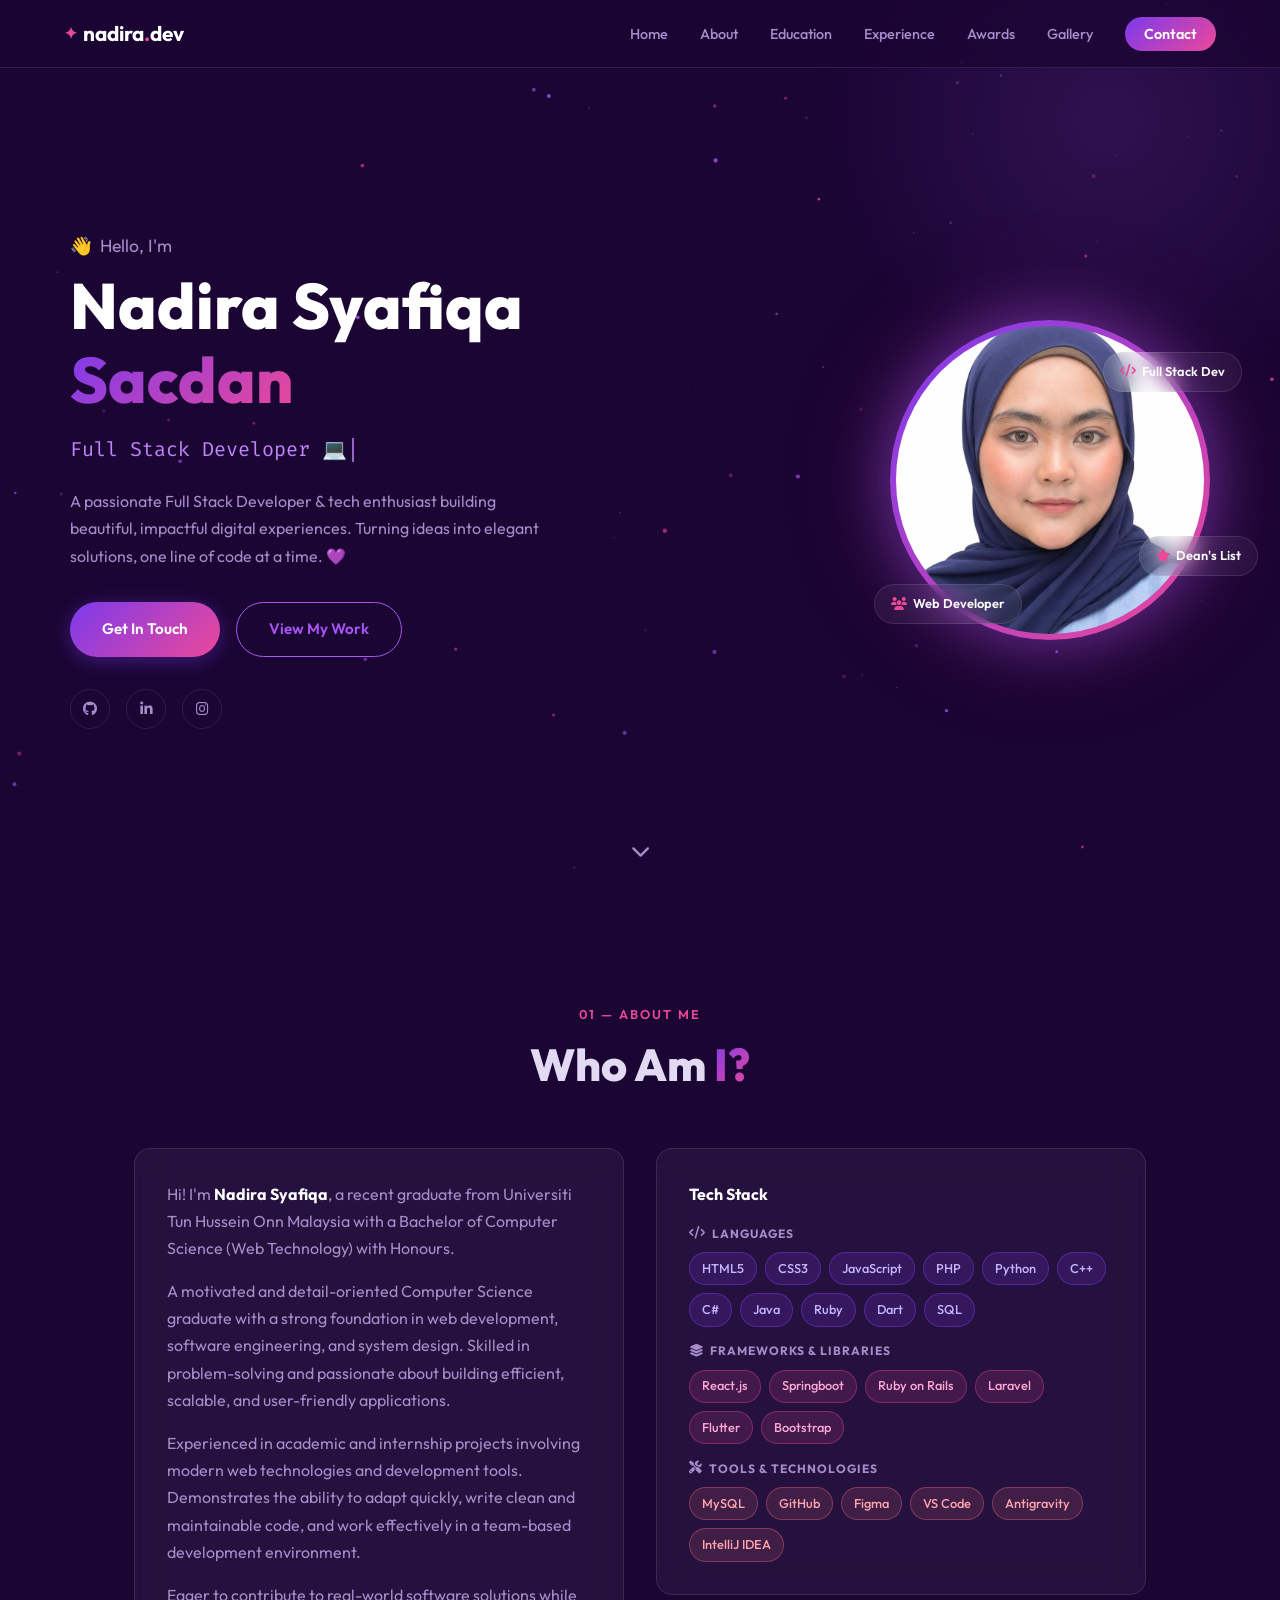
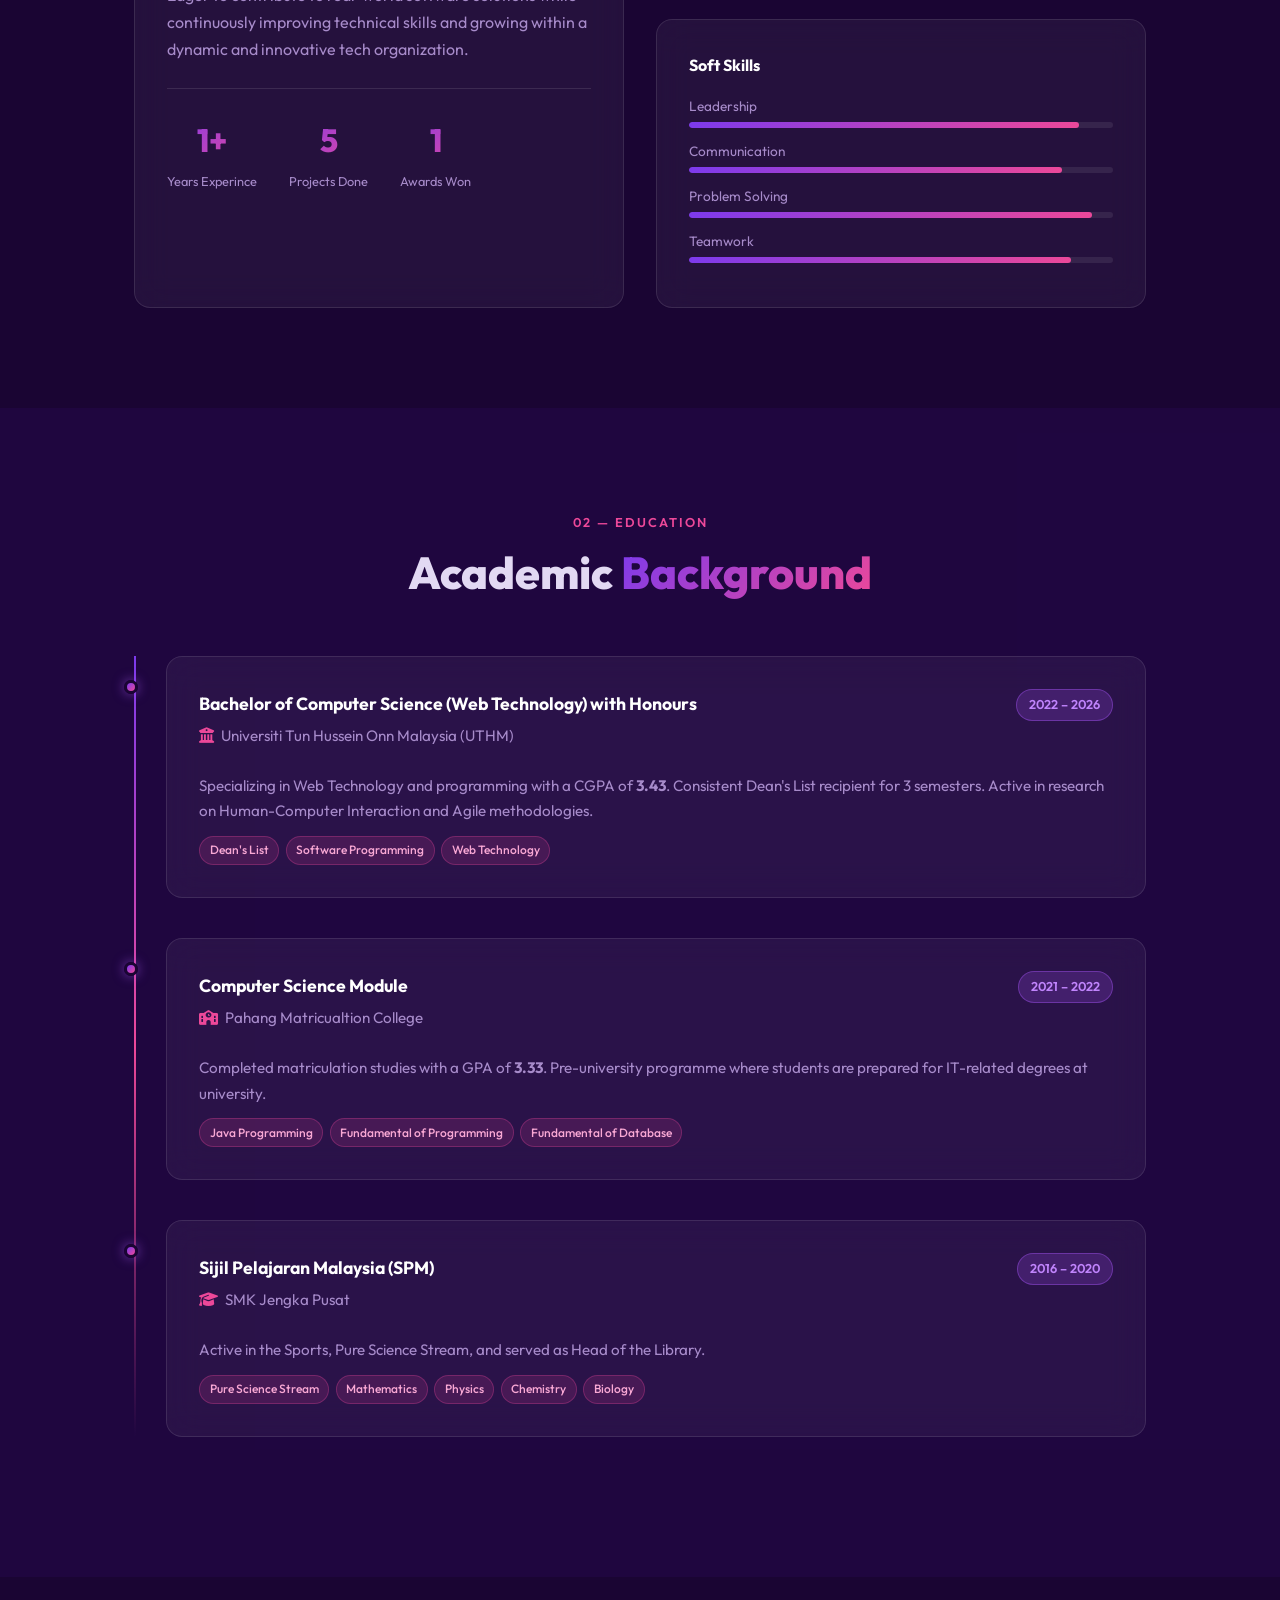
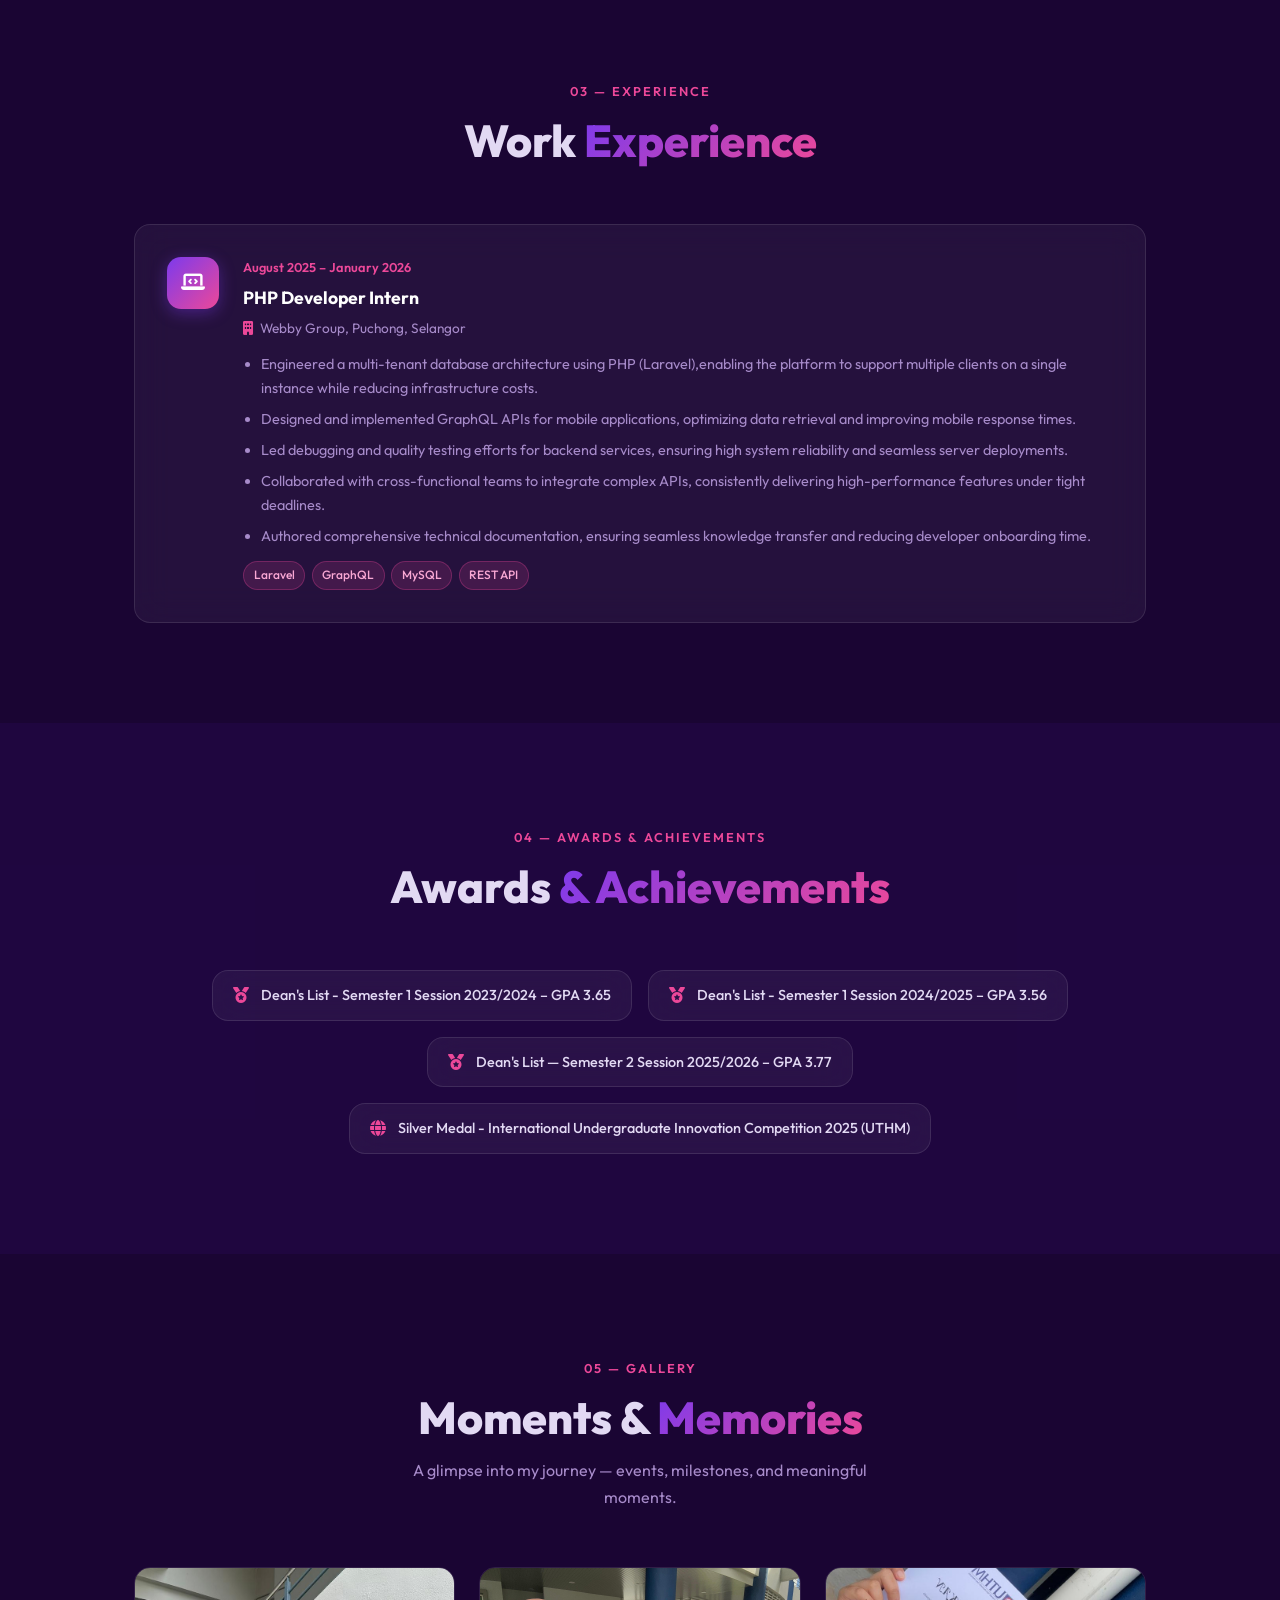
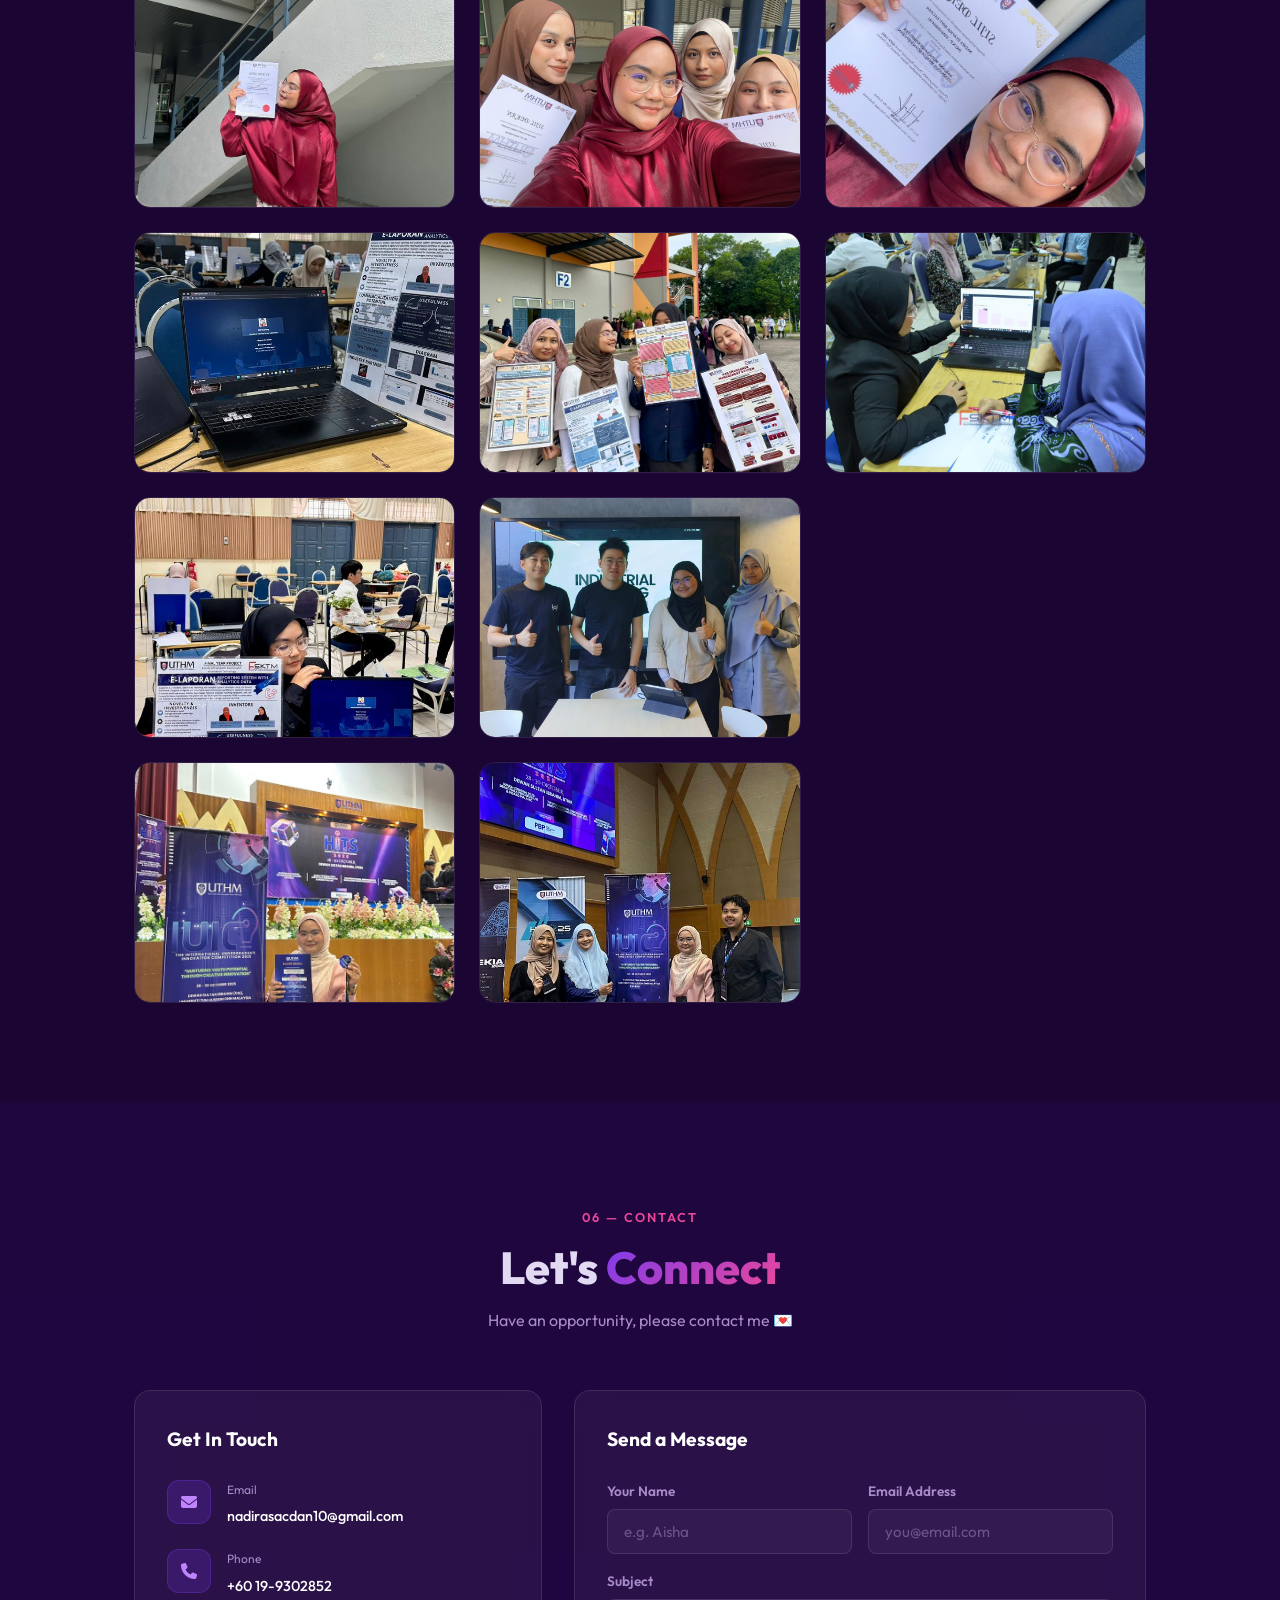
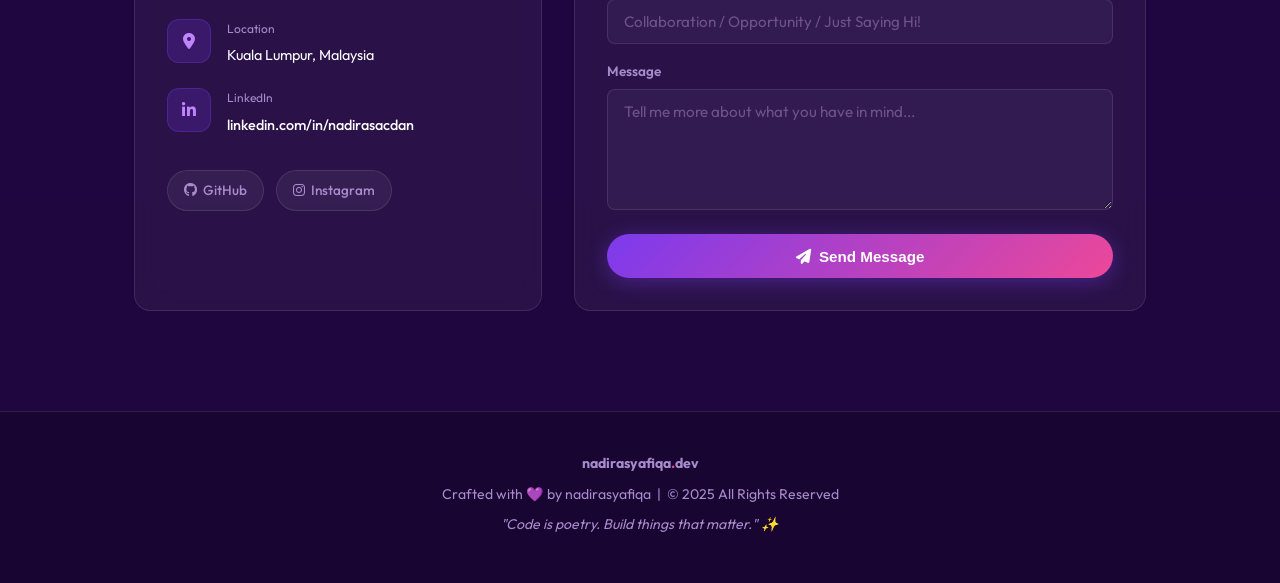
<file: portfoliomy/index.html>
<!DOCTYPE html>
<html lang="en">
<head>
  <meta charset="UTF-8" />
  <meta name="viewport" content="width=device-width, initial-scale=1.0"/>
  <title>Nadira Syafiqa | Full Stack Developer & Tech Enthusiast</title>
  <meta name="description" content="Portfolio of Nadirah — Full Stack Developer, tech enthusiast, and community leader passionate about building impactful digital experiences."/>
  <link href="https://fonts.googleapis.com/css2?family=Outfit:wght@300;400;500;600;700;800&family=Fira+Code:wght@400;500&display=swap" rel="stylesheet"/>
  <link rel="stylesheet" href="https://cdnjs.cloudflare.com/ajax/libs/font-awesome/6.5.0/css/all.min.css"/>
  <link rel="stylesheet" href="style.css"/>
</head>
<body>

  <!-- Particle Canvas -->
  <canvas id="particles"></canvas>

  <!-- NAV -->
  <nav id="navbar">
    <div class="nav-brand">
      <span class="brand-icon">✦</span>
      <span>nadira<span class="accent">.</span>dev</span>
    </div>
    <ul class="nav-links">
      <li><a href="#home">Home</a></li>
      <li><a href="#about">About</a></li>
      <li><a href="#education">Education</a></li>
      <li><a href="#experience">Experience</a></li>
      <li><a href="#awards">Awards</a></li>
      <li><a href="#gallery">Gallery</a></li>
      <li><a href="#contact" class="btn-nav">Contact</a></li>
    </ul>
    <button class="hamburger" id="hamburger" aria-label="Toggle menu">
      <span></span><span></span><span></span>
    </button>
  </nav>

  <!-- HERO -->
  <section id="home" class="hero">
    <div class="hero-content">
      <div class="hero-left">
        <p class="hero-greeting"><span class="wave">👋</span> Hello, I'm</p>
        <h1 class="hero-name">Nadira Syafiqa<br/><span class="gradient-text">Sacdan</span></h1>
        <div class="typed-wrapper">
          <span id="typed-text"></span><span class="cursor">|</span>
        </div>
        <p class="hero-desc">A passionate Full Stack Developer & tech enthusiast building beautiful, impactful digital experiences. Turning ideas into elegant solutions, one line of code at a time. 💜</p>
        <div class="hero-btns">
          <a href="#contact" class="btn-primary">Get In Touch</a>
          <a href="#experience" class="btn-secondary">View My Work</a>
        </div>
        <div class="hero-socials">
          <a href="https://github.com/nadirasyafiqa" aria-label="GitHub"><i class="fab fa-github"></i></a>
          <a href="https://www.linkedin.com/in/nadirasacdan" aria-label="LinkedIn"><i class="fab fa-linkedin-in"></i></a>
          <a href="https://www.instagram.com/nadirasyafiqa/?hl=en" aria-label="Instagram"><i class="fab fa-instagram"></i></a>
        </div>
      </div>
      <div class="hero-right">
        <div class="profile-glow-ring">
          <div class="profile-img-wrap">
            <img src="assets/profile2.jpeg" alt="Nadirah's profile photo" id="profile-img" onerror="this.src='https://ui-avatars.com/api/?name=Nadirah+Nur+Aisyah&background=7c3aed&color=fff&size=400'"/>
            <label class="upload-label" for="profile-upload" title="Click to upload your photo">
              <i class="fas fa-camera"></i>
            </label>
            <input type="file" id="profile-upload" accept="image/*" style="display:none"/>
          </div>
        </div>
        <div class="floating-badge badge-1"><i class="fas fa-code"></i> Full Stack Dev</div>
        <div class="floating-badge badge-2"><i class="fas fa-star"></i> Dean's List</div>
        <div class="floating-badge badge-3"><i class="fas fa-users"></i> Web Developer</div>
      </div>
    </div>
    <div class="scroll-hint"><i class="fas fa-chevron-down"></i></div>
  </section>

  <!-- ABOUT -->
  <section id="about" class="section">
    <div class="container">
      <div class="section-header">
        <span class="section-tag">01 — About Me</span>
        <h2>Who Am <span class="gradient-text">I?</span></h2>
      </div>
      <div class="about-grid">
        <div class="about-text glass-card">
            <p>
              Hi! I'm <strong>Nadira Syafiqa</strong>, a recent graduate from Universiti Tun Hussein Onn Malaysia with a Bachelor of Computer Science (Web Technology) with Honours.
            </p>

            <p>
              A motivated and detail-oriented Computer Science graduate with a strong foundation in web development, software engineering, and system design. Skilled in problem-solving and passionate about building efficient, scalable, and user-friendly applications.
            </p>

            <p>
              Experienced in academic and internship projects involving modern web technologies and development tools. Demonstrates the ability to adapt quickly, write clean and maintainable code, and work effectively in a team-based development environment.
            </p>

            <p>
              Eager to contribute to real-world software solutions while continuously improving technical skills and growing within a dynamic and innovative tech organization.
            </p>          
            <div class="about-highlights">
            <div class="highlight-item">
              <span class="highlight-num gradient-text">1+</span>
              <span class="highlight-label">Years Experince</span>
            </div>
            <div class="highlight-item">
              <span class="highlight-num gradient-text">5</span>
              <span class="highlight-label">Projects Done</span>
            </div>
            <div class="highlight-item">
              <span class="highlight-num gradient-text">1</span>
              <span class="highlight-label">Awards Won</span>
            </div>
          </div>
        </div>
        <div class="skills-col">
          <div class="glass-card skills-card">
            <h3>Tech Stack</h3>

            <p class="stack-label"><i class="fas fa-code"></i> Languages</p>
            <div class="skill-tags">
              <span class="tag tag-lang">HTML5</span>
              <span class="tag tag-lang">CSS3</span>
              <span class="tag tag-lang">JavaScript</span>
              <span class="tag tag-lang">PHP</span>
              <span class="tag tag-lang">Python</span>
              <span class="tag tag-lang">C++</span>
              <span class="tag tag-lang">C#</span>
              <span class="tag tag-lang">Java</span>
              <span class="tag tag-lang">Ruby</span>
              <span class="tag tag-lang">Dart</span>
              <span class="tag tag-lang">SQL</span>
            </div>

            <p class="stack-label"><i class="fas fa-layer-group"></i> Frameworks &amp; Libraries</p>
            <div class="skill-tags">
              <span class="tag tag-framework">React.js</span>
              <span class="tag tag-framework">Springboot</span>
              <span class="tag tag-framework">Ruby on Rails</span>
              <span class="tag tag-framework">Laravel</span>
              <span class="tag tag-framework">Flutter</span>
              <span class="tag tag-framework">Bootstrap</span>
            </div>

            <p class="stack-label"><i class="fas fa-tools"></i> Tools &amp; Technologies</p>
            <div class="skill-tags">
              <span class="tag tag-tool">MySQL</span>
              <span class="tag tag-tool">GitHub</span>
              <span class="tag tag-tool">Figma</span>
              <span class="tag tag-tool">VS Code</span>
              <span class="tag tag-tool">Antigravity</span>
              <span class="tag tag-tool">IntelliJ IDEA</span>
            </div>
          </div>
          <div class="glass-card skills-card">
            <h3>Soft Skills</h3>
            <div class="skill-bars">
              <div class="skill-bar-item">
                <span>Leadership</span>
                <div class="bar"><div class="bar-fill" data-w="92"></div></div>
              </div>
              <div class="skill-bar-item">
                <span>Communication</span>
                <div class="bar"><div class="bar-fill" data-w="88"></div></div>
              </div>
              <div class="skill-bar-item">
                <span>Problem Solving</span>
                <div class="bar"><div class="bar-fill" data-w="95"></div></div>
              </div>
              <div class="skill-bar-item">
                <span>Teamwork</span>
                <div class="bar"><div class="bar-fill" data-w="90"></div></div>
              </div>
            </div>
          </div>
        </div>
      </div>
    </div>
  </section>

  <!-- EDUCATION -->
  <section id="education" class="section section-alt">
    <div class="container">
      <div class="section-header">
        <span class="section-tag">02 — Education</span>
        <h2>Academic <span class="gradient-text">Background</span></h2>
      </div>
      <div class="timeline">
        <div class="timeline-item" data-aos>
          <div class="timeline-dot"></div>
          <div class="timeline-card glass-card">
            <div class="tl-header">
              <div>
                <h3>Bachelor of Computer Science (Web Technology) with Honours</h3>
                <p class="tl-place"><i class="fas fa-university"></i> Universiti Tun Hussein Onn Malaysia (UTHM)</p>
              </div>
              <span class="tl-year">2022 – 2026</span>
            </div>
            <p>Specializing in Web Technology and programming with a CGPA of <strong>3.43</strong>. Consistent Dean's List recipient for 3 semesters. Active in research on Human-Computer Interaction and Agile methodologies.</p>
            <div class="tl-tags">
              <span class="tag-sm">Dean's List</span>
              <span class="tag-sm">Software Programming</span>
              <span class="tag-sm">Web Technology</span>
            </div>
          </div>
        </div>
        <div class="timeline-item" data-aos>
          <div class="timeline-dot"></div>
          <div class="timeline-card glass-card">
            <div class="tl-header">
              <div>
                <h3>Computer Science Module </h3>
                <p class="tl-place"><i class="fas fa-school"></i> Pahang Matricualtion College</p>
              </div>
              <span class="tl-year">2021 – 2022</span>
            </div>
            <p>Completed matriculation studies with a GPA of <strong>3.33</strong>. Pre-university programme where students are prepared for IT-related degrees at university.</p>
            <div class="tl-tags">
              <span class="tag-sm">Java Programming</span>
              <span class="tag-sm">Fundamental of Programming</span>
              <span class="tag-sm">Fundamental of Database</span>
            </div>
          </div>
        </div>
        <div class="timeline-item" data-aos>
          <div class="timeline-dot"></div>
          <div class="timeline-card glass-card">
            <div class="tl-header">
              <div>
                <h3>Sijil Pelajaran Malaysia (SPM)</h3>
                <p class="tl-place"><i class="fas fa-graduation-cap"></i> SMK Jengka Pusat</p>
              </div>
              <span class="tl-year">2016 – 2020</span>
            </div>
            <p>Active in the Sports, Pure Science Stream, and served as Head of the Library.</p>
            <div class="tl-tags">
              <span class="tag-sm">Pure Science Stream</span>
              <span class="tag-sm">Mathematics</span>
              <span class="tag-sm">Physics</span>
              <span class="tag-sm">Chemistry</span>
              <span class="tag-sm">Biology</span>
            </div>
          </div>
        </div>
      </div>
    </div>
  </section>

  <!-- EXPERIENCE -->
  <section id="experience" class="section">
    <div class="container">
      <div class="section-header">
        <span class="section-tag">03 — Experience</span>
        <h2>Work <span class="gradient-text">Experience</span></h2>
      </div>
      <div class="exp-grid">
        <div class="exp-card glass-card" data-aos>
          <div class="exp-icon"><i class="fas fa-laptop-code"></i></div>
          <div class="exp-body">
            <span class="exp-period">August 2025 – January 2026</span>
            <h3>PHP Developer Intern</h3>
            <p class="exp-company"><i class="fas fa-building"></i> Webby Group, Puchong, Selangor</p>
            <ul>
              <li>Engineered a multi-tenant database architecture using PHP (Laravel),enabling the platform to support multiple clients on a single instance while reducing infrastructure costs.</li>
              <li>Designed and implemented GraphQL APIs for mobile applications, optimizing data retrieval and improving mobile response times.</li>
              <li>Led debugging and quality testing efforts for backend services, ensuring high system reliability and seamless server deployments. </li>
              <li>Collaborated with cross-functional teams to integrate complex APIs, consistently delivering high-performance features under tight deadlines. </li>
              <li>Authored comprehensive technical documentation, ensuring seamless knowledge transfer and reducing developer onboarding time.  </li>
            </ul>
            <div class="tl-tags">
              <span class="tag-sm">Laravel</span><span class="tag-sm">GraphQL</span><span class="tag-sm">MySQL</span><span class="tag-sm">REST API</span>
            </div>
          </div>
        </div>
        <!-- <div class="exp-card glass-card" data-aos>
          <div class="exp-icon"><i class="fas fa-paint-brush"></i></div>
          <div class="exp-body">
            <span class="exp-period">Jan 2024 – May 2024</span>
            <h3>UI/UX Design Consultant (Part-Time)</h3>
            <p class="exp-company"><i class="fas fa-building"></i> Freelance — Remote</p>
            <ul>
              <li>Designed user interfaces for 4 client mobile applications using Figma, with user testing and prototyping.</li>
              <li>Conducted usability research interviews with 30+ users to improve UX flows.</li>
              <li>Delivered pixel-perfect design handoffs to development teams, reducing revision cycles by 50%.</li>
            </ul>
            <div class="tl-tags">
              <span class="tag-sm">Figma</span><span class="tag-sm">UX Research</span><span class="tag-sm">Prototyping</span>
            </div>
          </div>
        </div> -->
        <!-- <div class="exp-card glass-card" data-aos>
          <div class="exp-icon"><i class="fas fa-chalkboard-teacher"></i></div>
          <div class="exp-body">
            <span class="exp-period">Sep 2023 – Dec 2023</span>
            <h3>Teaching Assistant — Web Technologies</h3>
            <p class="exp-company"><i class="fas fa-university"></i> Universiti Teknologi Malaysia</p>
            <ul>
              <li>Assisted in teaching HTML, CSS, and JavaScript to 60+ first-year students.</li>
              <li>Conducted weekly lab sessions and provided code reviews for assignments.</li>
              <li>Achieved 96% student satisfaction score in end-of-semester evaluations.</li>
            </ul>
            <div class="tl-tags">
              <span class="tag-sm">Teaching</span><span class="tag-sm">HTML/CSS</span><span class="tag-sm">JavaScript</span>
            </div>
          </div>
        </div> -->
      </div>
    </div>
  </section>

  <!-- LEADERSHIP -->
  <section id="awards" class="section section-alt">
    <div class="container">
      <div class="section-header">
        <span class="section-tag">04 — Awards & Achievements</span>
        <h2>Awards <span class="gradient-text">& Achievements</span></h2>
      </div>
      <!-- <div class="lead-grid">
        <div class="lead-card glass-card" data-aos>
          <div class="lead-icon-wrap"><i class="fas fa-crown"></i></div>
          <h3>Vice President</h3>
          <p class="lead-org">Enterprenuership Club </p>
          <span class="lead-period">2022 – 2023</span>
          <p>Led a team of 30 members to plan and execute club activities throughout the semester. Achieved 100% of semester sales target (30 cups/week) through product commercialization. Coordinated 20 members to ensure effective task delegation and on-time execution of activities.</p>
        </div>
        <div class="lead-card glass-card" data-aos>
          <div class="lead-icon-wrap"><i class="fas fa-laptop"></i></div>
          <h3>Technical Director</h3>
          <p class="lead-org">UTM HackFest 2023</p>
          <span class="lead-period">Mar 2023</span>
          <p>Directed technical operations for a 48-hour hackathon with 300+ participants from 20 universities. Managed judging criteria, problem statements, and technical infrastructure.</p>
        </div>
        <div class="lead-card glass-card" data-aos>
          <div class="lead-icon-wrap"><i class="fas fa-hands-helping"></i></div>
          <h3>Community Manager</h3>
          <p class="lead-org">Google Developer Student Club UTM</p>
          <span class="lead-period">2022 – 2023</span>
          <p>Grew the GDSC chapter from 50 to 350+ members. Organized Google Solution Challenge participation and hosted monthly tech talks attracting industry speakers.</p>
        </div>
        <div class="lead-card glass-card" data-aos>
          <div class="lead-icon-wrap"><i class="fas fa-trophy"></i></div>
          <h3>Head Delegate</h3>
          <p class="lead-org">Malaysian Youth Tech Parliament 2022</p>
          <span class="lead-period">Aug 2022</span>
          <p>Represented UTM as Head Delegate at the national youth parliament on digital governance. Proposed a policy paper on bridging the digital divide in rural Malaysia.</p>
        </div>
      </div> -->
      <!-- Awards -->
      <div class="awards-row">
        <!-- <h3 class="awards-title">🏆 Awards & Achievements</h3> -->
        <div class="awards-grid">
          <div class="award-item glass-card"><i class="fas fa-medal"></i><span>Dean's List - Semester 1 Session 2023/2024 – GPA 3.65</span></div>
          <div class="award-item glass-card"><i class="fas fa-medal"></i><span>Dean's List - Semester 1 Session 2024/2025 – GPA 3.56   </span></div>
          <div class="award-item glass-card"><i class="fas fa-medal"></i><span>Dean's List — Semester 2 Session 2025/2026 – GPA 3.77 </span></div>
          <div class="award-item glass-card"><i class="fas fa-globe"></i><span>Silver Medal - International Undergraduate Innovation Competition 2025 (UTHM)</span></div>
        </div>
      </div>
    </div>
  </section>

  <!-- GALLERY -->
  <section id="gallery" class="section">
    <div class="container">
      <div class="section-header">
        <span class="section-tag">05 — Gallery</span>
        <h2>Moments & <span class="gradient-text">Memories</span></h2>
        <p class="section-subtitle">A glimpse into my journey — events, milestones, and meaningful moments.</p>
      </div>
      <div class="gallery-grid" id="gallery-grid">
        <!-- Activity cards with upload support -->
        <div class="gallery-card" data-aos>
          <img src="assets/deanlist.jpeg" alt="Leadership at Hackathon" class="gallery-img" onerror="this.src='https://picsum.photos/seed/hack/600/400'"/>
          <div class="gallery-overlay">
            <span>Dean's List</span>
            <label class="gallery-upload-btn" title="Change photo"><i class="fas fa-camera"></i><input type="file" accept="image/*" class="gallery-file-input"/></label>
          </div>
        </div>
        <div class="gallery-card" data-aos>
          <img src="assets/deanlist_friends.jpeg" alt="Community Workshop" class="gallery-img" onerror="this.src='https://picsum.photos/seed/women/600/400'"/>
          <div class="gallery-overlay">
            <span>Dean's List</span>
            <label class="gallery-upload-btn" title="Change photo"><i class="fas fa-camera"></i><input type="file" accept="image/*" class="gallery-file-input"/></label>
          </div>
        </div>
        <div class="gallery-card" data-aos>
          <img src="assets/deanlist_nadira.jpeg" alt="Graduation Day" class="gallery-img" onerror="this.src='https://picsum.photos/seed/grad/600/400'"/>
          <div class="gallery-overlay">
            <span>Dean's List</span>
            <label class="gallery-upload-btn" title="Change photo"><i class="fas fa-camera"></i><input type="file" accept="image/*" class="gallery-file-input"/></label>
          </div>
        </div>
        <div class="gallery-card" data-aos>
          <img src="assets/fyp.jpeg" alt="Graduation Day" class="gallery-img" onerror="this.src='https://picsum.photos/seed/grad/600/400'"/>
          <div class="gallery-overlay">
            <span>Final Year Project</span>
            <label class="gallery-upload-btn" title="Change photo"><i class="fas fa-camera"></i><input type="file" accept="image/*" class="gallery-file-input"/></label>
          </div>
        </div>
        <div class="gallery-card" data-aos>
          <img src="assets/fyp_friends.jpeg" alt="Graduation Day" class="gallery-img" onerror="this.src='https://picsum.photos/seed/grad/600/400'"/>
          <div class="gallery-overlay">
            <span>Final Year Project</span>
            <label class="gallery-upload-btn" title="Change photo"><i class="fas fa-camera"></i><input type="file" accept="image/*" class="gallery-file-input"/></label>
          </div>
        </div>
        <div class="gallery-card" data-aos>
          <img src="assets/presnetation_fyp.jpeg" alt="Graduation Day" class="gallery-img" onerror="this.src='https://picsum.photos/seed/grad/600/400'"/>
          <div class="gallery-overlay">
            <span>Final Year Project demonstration</span>
            <label class="gallery-upload-btn" title="Change photo"><i class="fas fa-camera"></i><input type="file" accept="image/*" class="gallery-file-input"/></label>
          </div>
        </div>
        <div class="gallery-card" data-aos>
          <img src="assets/fyp1.jpeg" alt="Graduation Day" class="gallery-img" onerror="this.src='https://picsum.photos/seed/grad/600/400'"/>
          <div class="gallery-overlay">
            <span>Final Year Project</span>
            <label class="gallery-upload-btn" title="Change photo"><i class="fas fa-camera"></i><input type="file" accept="image/*" class="gallery-file-input"/></label>
          </div>
        </div>
        <div class="gallery-card" data-aos>
          <img src="assets/internship_nadira.jpeg" alt="Graduation Day" class="gallery-img" onerror="this.src='https://picsum.photos/seed/grad/600/400'"/>
          <div class="gallery-overlay">
            <span>Internship Presentation</span>
            <label class="gallery-upload-btn" title="Change photo"><i class="fas fa-camera"></i><input type="file" accept="image/*" class="gallery-file-input"/></label>
          </div>
        </div>
        <div class="gallery-card" data-aos>
          <img src="assets/webby_group_vacay.jpeg" alt="Graduation Day" class="gallery-img" onerror="this.src='https://picsum.photos/seed/grad/600/400'"/>
          <div class="gallery-overlay">
            <span>Webby's Event</span>
            <label class="gallery-upload-btn" title="Change photo"><i class="fas fa-camera"></i><input type="file" accept="image/*" class="gallery-file-input"/></label>
          </div>
        </div>
        <div class="gallery-card" data-aos>
          <img src="assets/nadira_silvermedal.jpeg" alt="Graduation Day" class="gallery-img" onerror="this.src='https://picsum.photos/seed/grad/600/400'"/>
          <div class="gallery-overlay">
            <span>Silver Medal IUIC</span>
            <label class="gallery-upload-btn" title="Change photo"><i class="fas fa-camera"></i><input type="file" accept="image/*" class="gallery-file-input"/></label>
          </div>
        </div>
        <div class="gallery-card" data-aos>
          <img src="assets/silvermedal.jpeg" alt="Graduation Day" class="gallery-img" onerror="this.src='https://picsum.photos/seed/grad/600/400'"/>
          <div class="gallery-overlay">
            <span>Silver Medal IUIC</span>
            <label class="gallery-upload-btn" title="Change photo"><i class="fas fa-camera"></i><input type="file" accept="image/*" class="gallery-file-input"/></label>
          </div>
        </div>
      </div>
    </div>
  </section>

  <!-- CONTACT -->
  <section id="contact" class="section section-alt">
    <div class="container">
      <div class="section-header">
        <span class="section-tag">06 — Contact</span>
        <h2>Let's <span class="gradient-text">Connect</span></h2>
        <p class="section-subtitle">Have an opportunity, please contact me 💌</p>
      </div>
      <div class="contact-grid">
        <div class="contact-info glass-card">
          <h3>Get In Touch</h3>
          <div class="contact-items">
            <div class="contact-item">
              <div class="ci-icon"><i class="fas fa-envelope"></i></div>
              <div><p class="ci-label">Email</p><a href="mailto:nadirasacdan10@gmail.com">nadirasacdan10@gmail.com</a></div>
            </div>
            <div class="contact-item">
              <div class="ci-icon"><i class="fas fa-phone"></i></div>
              <div><p class="ci-label">Phone</p><a href="tel:+60199302852">+60 19-9302852</a></div>
            </div>
            <div class="contact-item">
              <div class="ci-icon"><i class="fas fa-map-marker-alt"></i></div>
              <div><p class="ci-label">Location</p><span>Kuala Lumpur, Malaysia</span></div>
            </div>
            <div class="contact-item">
              <div class="ci-icon"><i class="fab fa-linkedin-in"></i></div>
              <div><p class="ci-label">LinkedIn</p><a href="www.linkedin.com/in/nadirasacdan">linkedin.com/in/nadirasacdan</a></div>
            </div>
          </div>
          <div class="contact-socials">
            <a href="https://github.com/nadirasyafiqa" class="social-pill"><i class="fab fa-github"></i> GitHub</a>
            <a href="https://www.instagram.com/nadirasyafiqa/?hl=en" class="social-pill"><i class="fab fa-instagram"></i> Instagram</a>
          </div>
        </div>
        <form class="contact-form glass-card" id="contact-form">
          <h3>Send a Message</h3>
          <div class="form-row">
            <div class="form-group">
              <label for="cf-name">Your Name</label>
              <input type="text" id="cf-name" placeholder="e.g. Aisha" required/>
            </div>
            <div class="form-group">
              <label for="cf-email">Email Address</label>
              <input type="email" id="cf-email" placeholder="you@email.com" required/>
            </div>
          </div>
          <div class="form-group">
            <label for="cf-subject">Subject</label>
            <input type="text" id="cf-subject" placeholder="Collaboration / Opportunity / Just Saying Hi!"/>
          </div>
          <div class="form-group">
            <label for="cf-message">Message</label>
            <textarea id="cf-message" rows="5" placeholder="Tell me more about what you have in mind..." required></textarea>
          </div>
          <button type="submit" class="btn-primary btn-full" id="send-btn">
            <i class="fas fa-paper-plane"></i> Send Message
          </button>
          <p class="form-success" id="form-success" style="display:none">✅ Message sent! I'll get back to you soon. 💜</p>
        </form>
      </div>
    </div>
  </section>

  <!-- FOOTER -->
  <footer class="footer">
    <div class="footer-inner">
      <p class="footer-brand">nadirasyafiqa<span class="accent">.</span>dev</p>
      <p>Crafted with 💜 by nadirasyafiqa &nbsp;|&nbsp; © 2025 All Rights Reserved</p>
      <p class="footer-quote">"Code is poetry. Build things that matter." ✨</p>
    </div>
  </footer>

  <script src="script.js"></script>
</body>
</html>
</file>
<file: portfoliomy/style.css>
/* ===== DESIGN TOKENS ===== */
:root {
  --purple-deep: #1a0533;
  --purple-dark: #2d0a5e;
  --purple-mid: #7c3aed;
  --purple-light: #a855f7;
  --pink: #ec4899;
  --pink-light: #f9a8d4;
  --rose: #fb7185;
  --accent: #c084fc;
  --white: #ffffff;
  --text: #e2d9f3;
  --text-muted: #a78bca;
  --glass-bg: rgba(255,255,255,0.05);
  --glass-border: rgba(255,255,255,0.1);
  --glass-hover: rgba(255,255,255,0.09);
  --gradient: linear-gradient(135deg, var(--purple-mid), var(--pink));
  --gradient-soft: linear-gradient(135deg, #7c3aed22, #ec489922);
  --shadow: 0 8px 32px rgba(124,58,237,0.25);
  --shadow-lg: 0 20px 60px rgba(124,58,237,0.35);
  --radius: 16px;
  --radius-sm: 8px;
  --transition: 0.3s ease;
}

/* ===== RESET & BASE ===== */
*, *::before, *::after { box-sizing: border-box; margin: 0; padding: 0; }
html { scroll-behavior: smooth; }
body {
  font-family: 'Outfit', sans-serif;
  background: var(--purple-deep);
  color: var(--text);
  overflow-x: hidden;
  line-height: 1.7;
}
a { color: inherit; text-decoration: none; }
ul { list-style: none; }
img { max-width: 100%; display: block; }

/* ===== SCROLLBAR ===== */
::-webkit-scrollbar { width: 6px; }
::-webkit-scrollbar-track { background: var(--purple-deep); }
::-webkit-scrollbar-thumb { background: var(--purple-mid); border-radius: 3px; }

/* ===== PARTICLES ===== */
#particles {
  position: fixed; inset: 0;
  z-index: 0; pointer-events: none;
}

/* ===== GRADIENT TEXT ===== */
.gradient-text {
  background: var(--gradient);
  -webkit-background-clip: text;
  -webkit-text-fill-color: transparent;
  background-clip: text;
}
.accent { color: var(--pink); }

/* ===== GLASS CARD ===== */
.glass-card {
  background: var(--glass-bg);
  border: 1px solid var(--glass-border);
  border-radius: var(--radius);
  backdrop-filter: blur(16px);
  -webkit-backdrop-filter: blur(16px);
  padding: 2rem;
  transition: transform var(--transition), box-shadow var(--transition), background var(--transition);
}
.glass-card:hover {
  transform: translateY(-4px);
  background: var(--glass-hover);
  box-shadow: var(--shadow-lg);
}

/* ===== NAVBAR ===== */
#navbar {
  position: fixed; top: 0; left: 0; right: 0; z-index: 1000;
  display: flex; align-items: center; justify-content: space-between;
  padding: 1rem 5%;
  background: rgba(26,5,51,0.7);
  backdrop-filter: blur(20px);
  -webkit-backdrop-filter: blur(20px);
  border-bottom: 1px solid var(--glass-border);
  transition: background var(--transition);
}
#navbar.scrolled { background: rgba(26,5,51,0.95); }
.nav-brand {
  font-size: 1.3rem; font-weight: 700;
  display: flex; align-items: center; gap: 6px;
  color: var(--white);
}
.brand-icon { color: var(--pink); font-size: 1rem; }
.nav-links { display: flex; align-items: center; gap: 2rem; }
.nav-links a {
  font-size: 0.9rem; font-weight: 500; color: var(--text-muted);
  transition: color var(--transition); position: relative;
}
.nav-links a::after {
  content: ''; position: absolute; bottom: -4px; left: 0;
  width: 0; height: 2px;
  background: var(--gradient);
  transition: width var(--transition);
}
.nav-links a:hover { color: var(--white); }
.nav-links a:hover::after { width: 100%; }
.btn-nav {
  background: var(--gradient) !important;
  color: var(--white) !important;
  padding: 0.5rem 1.2rem;
  border-radius: 50px;
  font-weight: 600 !important;
}
.btn-nav::after { display: none !important; }
.hamburger { display: none; flex-direction: column; gap: 5px; background: none; border: none; cursor: pointer; }
.hamburger span { display: block; width: 24px; height: 2px; background: var(--white); border-radius: 2px; transition: var(--transition); }

/* ===== SECTION BASE ===== */
.section { padding: 100px 0; position: relative; z-index: 1; }
.section-alt { background: rgba(45,10,94,0.3); }
.container { max-width: 1140px; margin: 0 auto; padding: 0 5%; }
.section-header { text-align: center; margin-bottom: 3.5rem; }
.section-tag {
  display: inline-block; font-size: 0.8rem; font-weight: 600;
  letter-spacing: 2px; text-transform: uppercase;
  color: var(--pink); margin-bottom: 0.75rem;
}
.section-header h2 { font-size: clamp(1.8rem, 4vw, 2.8rem); font-weight: 800; line-height: 1.2; }
.section-subtitle { color: var(--text-muted); margin-top: 0.75rem; max-width: 520px; margin-left: auto; margin-right: auto; }

/* ===== BTN ===== */
.btn-primary {
  display: inline-flex; align-items: center; gap: 8px;
  background: var(--gradient);
  color: var(--white); font-weight: 600; font-size: 0.95rem;
  padding: 0.85rem 2rem; border-radius: 50px; border: none; cursor: pointer;
  transition: transform var(--transition), box-shadow var(--transition);
  box-shadow: 0 4px 20px rgba(124,58,237,0.4);
}
.btn-primary:hover { transform: translateY(-2px); box-shadow: 0 8px 30px rgba(236,72,153,0.5); }
.btn-secondary {
  display: inline-flex; align-items: center; gap: 8px;
  border: 1.5px solid var(--purple-light);
  color: var(--purple-light); font-weight: 600; font-size: 0.95rem;
  padding: 0.85rem 2rem; border-radius: 50px; cursor: pointer;
  transition: all var(--transition);
}
.btn-secondary:hover { background: var(--purple-light); color: var(--white); }
.btn-full { width: 100%; justify-content: center; }

/* ===== HERO ===== */
.hero {
  min-height: 100vh; display: flex; align-items: center;
  padding: 120px 5% 60px; position: relative; z-index: 1;
  overflow: hidden;
}
.hero::before {
  content: '';
  position: absolute; top: -20%; right: -10%;
  width: 600px; height: 600px; border-radius: 50%;
  background: radial-gradient(circle, rgba(168,85,247,0.15) 0%, transparent 70%);
  pointer-events: none;
}
.hero-content {
  max-width: 1140px; margin: 0 auto; width: 100%;
  display: flex; align-items: center; gap: 4rem;
}
.hero-left { flex: 1; }
.hero-greeting { font-size: 1.1rem; color: var(--text-muted); margin-bottom: 0.5rem; display: flex; align-items: center; gap: 8px; }
.wave { display: inline-block; animation: wave 2s infinite; transform-origin: 70% 70%; }
@keyframes wave { 0%,100%{transform:rotate(0deg)} 20%{transform:rotate(20deg)} 40%{transform:rotate(-10deg)} 60%{transform:rotate(15deg)} 80%{transform:rotate(-5deg)} }
.hero-name { font-size: clamp(2.4rem, 6vw, 4rem); font-weight: 800; line-height: 1.15; margin-bottom: 1rem; color: var(--white); }
.typed-wrapper {
  font-family: 'Fira Code', monospace;
  font-size: clamp(1rem, 2.5vw, 1.25rem);
  color: var(--accent);
  margin-bottom: 1.25rem;
  min-height: 1.8em;
}
.cursor { animation: blink 0.9s infinite; }
@keyframes blink { 0%,100%{opacity:1} 50%{opacity:0} }
.hero-desc { color: var(--text-muted); max-width: 480px; margin-bottom: 2rem; font-size: 1rem; }
.hero-btns { display: flex; gap: 1rem; flex-wrap: wrap; margin-bottom: 2rem; }
.hero-socials { display: flex; gap: 1rem; }
.hero-socials a {
  width: 40px; height: 40px; border-radius: 50%;
  border: 1px solid var(--glass-border);
  display: grid; place-items: center;
  color: var(--text-muted); font-size: 0.9rem;
  transition: all var(--transition);
}
.hero-socials a:hover { background: var(--gradient); color: var(--white); border-color: transparent; transform: translateY(-3px); }

/* Profile */
.hero-right { position: relative; flex-shrink: 0; }
.profile-glow-ring {
  width: 320px; height: 320px;
  border-radius: 50%; padding: 6px;
  background: var(--gradient);
  box-shadow: 0 0 60px rgba(168,85,247,0.5), 0 0 120px rgba(236,72,153,0.2);
  animation: pulse-ring 3s ease-in-out infinite;
}
@keyframes pulse-ring { 0%,100%{box-shadow:0 0 60px rgba(168,85,247,0.5),0 0 120px rgba(236,72,153,0.2)} 50%{box-shadow:0 0 80px rgba(168,85,247,0.7),0 0 160px rgba(236,72,153,0.35)} }
.profile-img-wrap {
  width: 100%; height: 100%; border-radius: 50%;
  overflow: hidden; position: relative;
  background: var(--purple-dark);
}
.profile-img-wrap img { width: 100%; height: 100%; object-fit: cover; }
.upload-label {
  position: absolute; bottom: 12px; right: 12px;
  width: 40px; height: 40px; border-radius: 50%;
  background: var(--gradient); display: grid; place-items: center;
  cursor: pointer; font-size: 0.85rem; color: var(--white);
  opacity: 0; transition: opacity var(--transition);
  box-shadow: var(--shadow);
}
.profile-img-wrap:hover .upload-label { opacity: 1; }
.floating-badge {
  position: absolute; background: var(--glass-bg);
  border: 1px solid var(--glass-border); backdrop-filter: blur(12px);
  padding: 0.5rem 1rem; border-radius: 50px;
  font-size: 0.8rem; font-weight: 600; color: var(--white);
  display: flex; align-items: center; gap: 6px;
  white-space: nowrap;
}
.floating-badge i { color: var(--pink); }
.badge-1 { top: 10%; right: -10%; animation: float 4s ease-in-out infinite; }
.badge-2 { bottom: 20%; right: -15%; animation: float 4s ease-in-out infinite 1.3s; }
.badge-3 { bottom: 5%; left: -5%; animation: float 4s ease-in-out infinite 0.7s; }
@keyframes float { 0%,100%{transform:translateY(0)} 50%{transform:translateY(-10px)} }
.scroll-hint {
  position: absolute; bottom: 2rem; left: 50%; transform: translateX(-50%);
  color: var(--text-muted); font-size: 1.2rem;
  animation: bounce 2s ease-in-out infinite;
}
@keyframes bounce { 0%,100%{transform:translateX(-50%) translateY(0)} 50%{transform:translateX(-50%) translateY(8px)} }

/* ===== ABOUT ===== */
.about-grid { display: grid; grid-template-columns: 1fr 1fr; gap: 2rem; }
.about-text p { margin-bottom: 1rem; color: var(--text-muted); }
.about-text p strong { color: var(--white); }
.about-highlights { display: flex; gap: 2rem; margin-top: 1.5rem; padding-top: 1.5rem; border-top: 1px solid var(--glass-border); }
.highlight-item { text-align: center; }
.highlight-num { font-size: 2rem; font-weight: 800; display: block; }
.highlight-label { font-size: 0.8rem; color: var(--text-muted); }
.skills-col { display: flex; flex-direction: column; gap: 1.5rem; }
.skills-card h3 { font-size: 1rem; font-weight: 700; margin-bottom: 1rem; color: var(--white); }
.skill-tags { display: flex; flex-wrap: wrap; gap: 0.5rem; }
.tag {
  background: rgba(124,58,237,0.2); border: 1px solid rgba(124,58,237,0.4);
  color: var(--accent); font-size: 0.8rem; font-weight: 500;
  padding: 0.3rem 0.75rem; border-radius: 50px;
  transition: all var(--transition);
}
.tag:hover { background: var(--purple-mid); color: var(--white); }

/* Stack category label */
.stack-label {
  display: flex; align-items: center; gap: 6px;
  font-size: 0.75rem; font-weight: 700; letter-spacing: 1px;
  text-transform: uppercase; margin: 0.9rem 0 0.5rem;
  color: var(--text-muted);
}
.stack-label i { font-size: 0.8rem; }
.skills-card .skill-tags:first-of-type { margin-top: 0; }

/* Languages — purple */
.tag-lang {
  background: rgba(124,58,237,0.18); border-color: rgba(124,58,237,0.45);
  color: #c4b5fd;
}
.tag-lang:hover { background: var(--purple-mid); color: var(--white); }

/* Frameworks — pink */
.tag-framework {
  background: rgba(236,72,153,0.15); border-color: rgba(236,72,153,0.4);
  color: var(--pink-light);
}
.tag-framework:hover { background: var(--pink); color: var(--white); }

/* Tools — rose/teal accent */
.tag-tool {
  background: rgba(251,113,133,0.13); border-color: rgba(251,113,133,0.35);
  color: #fda4af;
}
.tag-tool:hover { background: var(--rose); color: var(--white); }
.tag-sm {
  background: rgba(236,72,153,0.15); border: 1px solid rgba(236,72,153,0.3);
  color: var(--pink-light); font-size: 0.75rem; font-weight: 500;
  padding: 0.2rem 0.6rem; border-radius: 50px;
}
.skill-bar-item { margin-bottom: 0.75rem; }
.skill-bar-item > span { font-size: 0.85rem; color: var(--text-muted); margin-bottom: 4px; display: block; }
.bar { background: rgba(255,255,255,0.08); border-radius: 50px; height: 6px; overflow: hidden; }
.bar-fill {
  height: 100%; border-radius: 50px;
  background: var(--gradient); width: 0%;
  transition: width 1.2s cubic-bezier(0.4,0,0.2,1);
}

/* ===== TIMELINE ===== */
.timeline { position: relative; padding-left: 2rem; }
.timeline::before {
  content: ''; position: absolute; left: 0; top: 0; bottom: 0;
  width: 2px; background: linear-gradient(to bottom, var(--purple-mid), var(--pink), transparent);
}
.timeline-item { position: relative; margin-bottom: 2.5rem; }
.timeline-dot {
  position: absolute; left: -2.6rem; top: 1.5rem;
  width: 14px; height: 14px; border-radius: 50%;
  background: var(--gradient); border: 3px solid var(--purple-deep);
  box-shadow: 0 0 12px rgba(168,85,247,0.6);
}
.timeline-card { width: 100%; }
.tl-header { display: flex; justify-content: space-between; align-items: flex-start; gap: 1rem; margin-bottom: 0.75rem; flex-wrap: wrap; }
.tl-header h3 { font-size: 1.1rem; font-weight: 700; color: var(--white); }
.tl-place { font-size: 0.85rem; color: var(--text-muted); margin-top: 0.25rem; }
.tl-place i { color: var(--pink); margin-right: 4px; }
.tl-year {
  background: rgba(168,85,247,0.2); border: 1px solid rgba(168,85,247,0.4);
  color: var(--accent); font-size: 0.8rem; font-weight: 600;
  padding: 0.25rem 0.75rem; border-radius: 50px; white-space: nowrap;
}
.timeline-card p { color: var(--text-muted); font-size: 0.95rem; margin-bottom: 0.75rem; }
.tl-tags { display: flex; flex-wrap: wrap; gap: 0.4rem; }

/* ===== EXPERIENCE ===== */
.exp-grid { display: flex; flex-direction: column; gap: 1.5rem; }
.exp-card { display: flex; gap: 1.5rem; }
.exp-icon {
  flex-shrink: 0; width: 52px; height: 52px; border-radius: 14px;
  background: var(--gradient); display: grid; place-items: center;
  font-size: 1.2rem; color: var(--white);
  box-shadow: 0 4px 16px rgba(124,58,237,0.4);
}
.exp-body { flex: 1; }
.exp-period { font-size: 0.8rem; color: var(--pink); font-weight: 600; display: block; margin-bottom: 0.25rem; }
.exp-body h3 { font-size: 1.1rem; font-weight: 700; color: var(--white); margin-bottom: 0.25rem; }
.exp-company { font-size: 0.85rem; color: var(--text-muted); margin-bottom: 0.75rem; }
.exp-company i { color: var(--pink); margin-right: 4px; }
.exp-body ul { padding-left: 1.1rem; margin-bottom: 0.75rem; }
.exp-body ul li { color: var(--text-muted); font-size: 0.9rem; margin-bottom: 0.4rem; list-style: disc; }

/* ===== LEADERSHIP ===== */
.lead-grid { display: grid; grid-template-columns: repeat(2, 1fr); gap: 1.5rem; margin-bottom: 3rem; }
.lead-card { text-align: center; }
.lead-icon-wrap {
  width: 60px; height: 60px; border-radius: 18px;
  background: var(--gradient); display: grid; place-items: center;
  font-size: 1.4rem; color: var(--white); margin: 0 auto 1rem;
  box-shadow: 0 4px 20px rgba(236,72,153,0.4);
}
.lead-card h3 { font-size: 1.1rem; font-weight: 700; color: var(--white); margin-bottom: 0.25rem; }
.lead-org { font-size: 0.85rem; color: var(--pink); font-weight: 600; margin-bottom: 0.25rem; }
.lead-period { font-size: 0.75rem; color: var(--text-muted); display: block; margin-bottom: 0.75rem; }
.lead-card p { color: var(--text-muted); font-size: 0.9rem; }
.awards-title { text-align: center; font-size: 1.3rem; font-weight: 700; color: var(--white); margin-bottom: 1.5rem; }
.awards-grid { display: flex; flex-wrap: wrap; gap: 1rem; justify-content: center; }
.award-item {
  display: flex; align-items: center; gap: 0.75rem;
  padding: 0.75rem 1.25rem !important;
  font-size: 0.9rem; font-weight: 500;
}
.award-item i { color: var(--pink); font-size: 1rem; flex-shrink: 0; }

/* ===== GALLERY ===== */
.gallery-grid {
  display: grid;
  grid-template-columns: repeat(auto-fill, minmax(300px, 1fr));
  gap: 1.5rem;
}
.gallery-card {
  border-radius: var(--radius); overflow: hidden;
  position: relative; aspect-ratio: 4/3;
  border: 1px solid var(--glass-border);
  cursor: pointer;
}
.gallery-img { width: 100%; height: 100%; object-fit: cover; transition: transform 0.5s ease; }
.gallery-card:hover .gallery-img { transform: scale(1.07); }
.gallery-overlay {
  position: absolute; inset: 0;
  background: linear-gradient(to top, rgba(26,5,51,0.85) 0%, transparent 60%);
  display: flex; align-items: flex-end; justify-content: space-between;
  padding: 1rem 1.25rem;
  opacity: 0; transition: opacity var(--transition);
}
.gallery-card:hover .gallery-overlay { opacity: 1; }
.gallery-overlay span { font-size: 0.9rem; font-weight: 600; color: var(--white); }
.gallery-upload-btn {
  width: 36px; height: 36px; border-radius: 50%;
  background: var(--gradient); display: grid; place-items: center;
  cursor: pointer; font-size: 0.85rem; color: var(--white);
}
.gallery-file-input { display: none; }
.add-photo-card {
  border: 2px dashed var(--glass-border);
  display: flex; align-items: center; justify-content: center;
  background: var(--glass-bg); transition: all var(--transition);
  min-height: 220px;
}
.add-photo-card label {
  display: flex; flex-direction: column; align-items: center; gap: 0.75rem;
  cursor: pointer; color: var(--text-muted);
  font-size: 0.9rem; font-weight: 500;
}
.add-photo-card i { font-size: 2rem; color: var(--accent); }
.add-photo-card:hover { border-color: var(--purple-mid); background: var(--glass-hover); }

/* ===== CONTACT ===== */
.contact-grid { display: grid; grid-template-columns: 1fr 1.4fr; gap: 2rem; }
.contact-info h3, .contact-form h3 { font-size: 1.2rem; font-weight: 700; color: var(--white); margin-bottom: 1.5rem; }
.contact-items { display: flex; flex-direction: column; gap: 1.25rem; margin-bottom: 2rem; }
.contact-item { display: flex; align-items: flex-start; gap: 1rem; }
.ci-icon {
  width: 44px; height: 44px; border-radius: 12px;
  background: rgba(124,58,237,0.2); border: 1px solid rgba(124,58,237,0.3);
  display: grid; place-items: center; color: var(--accent); flex-shrink: 0;
}
.ci-label { font-size: 0.75rem; color: var(--text-muted); margin-bottom: 2px; }
.contact-item a { color: var(--white); font-weight: 500; font-size: 0.9rem; transition: color var(--transition); }
.contact-item a:hover { color: var(--pink); }
.contact-item span { color: var(--white); font-size: 0.9rem; }
.contact-socials { display: flex; flex-wrap: wrap; gap: 0.75rem; }
.social-pill {
  display: flex; align-items: center; gap: 6px;
  background: var(--glass-bg); border: 1px solid var(--glass-border);
  padding: 0.5rem 1rem; border-radius: 50px;
  font-size: 0.85rem; font-weight: 500; color: var(--text-muted);
  transition: all var(--transition);
}
.social-pill:hover { background: var(--gradient); color: var(--white); border-color: transparent; }
.form-row { display: grid; grid-template-columns: 1fr 1fr; gap: 1rem; }
.form-group { margin-bottom: 1rem; }
.form-group label { display: block; font-size: 0.85rem; font-weight: 600; color: var(--text-muted); margin-bottom: 6px; }
.form-group input,
.form-group textarea {
  width: 100%;
  background: rgba(255,255,255,0.04);
  border: 1px solid var(--glass-border);
  border-radius: var(--radius-sm);
  padding: 0.75rem 1rem;
  color: var(--white);
  font-family: 'Outfit', sans-serif;
  font-size: 0.95rem;
  transition: border-color var(--transition), box-shadow var(--transition);
  outline: none;
  resize: vertical;
}
.form-group input::placeholder,
.form-group textarea::placeholder { color: rgba(167,139,202,0.5); }
.form-group input:focus,
.form-group textarea:focus {
  border-color: var(--purple-mid);
  box-shadow: 0 0 0 3px rgba(124,58,237,0.2);
}
.form-success { text-align: center; margin-top: 1rem; color: var(--pink-light); font-size: 0.9rem; }

/* ===== FOOTER ===== */
.footer {
  background: rgba(26,5,51,0.8);
  border-top: 1px solid var(--glass-border);
  padding: 2.5rem 5%;
  text-align: center;
  position: relative; z-index: 1;
}
.footer-brand { font-size: 1.2rem; font-weight: 700; color: var(--white); margin-bottom: 0.5rem; }
.footer p { color: var(--text-muted); font-size: 0.88rem; margin-bottom: 0.4rem; }
.footer-quote { color: var(--accent); font-style: italic; font-size: 0.9rem; }

/* ===== AOS (scroll reveal) ===== */
[data-aos] { opacity: 0; transform: translateY(30px); transition: opacity 0.7s ease, transform 0.7s ease; }
[data-aos].aos-visible { opacity: 1; transform: translateY(0); }

/* ===== RESPONSIVE ===== */
@media (max-width: 900px) {
  .hero-content { flex-direction: column; align-items: flex-start; gap: 3rem; }
  .hero-right { align-self: center; }
  .profile-glow-ring { width: 260px; height: 260px; }
  .about-grid { grid-template-columns: 1fr; }
  .lead-grid { grid-template-columns: 1fr; }
  .contact-grid { grid-template-columns: 1fr; }
}
@media (max-width: 768px) {
  .nav-links { display: none; flex-direction: column; gap: 1.5rem; position: fixed; top: 70px; left: 0; right: 0; background: rgba(26,5,51,0.97); padding: 2rem; border-bottom: 1px solid var(--glass-border); }
  .nav-links.open { display: flex; }
  .hamburger { display: flex; }
  .exp-card { flex-direction: column; }
  .form-row { grid-template-columns: 1fr; }
  .timeline { padding-left: 1.5rem; }
}
@media (max-width: 480px) {
  .hero-btns { flex-direction: column; }
  .floating-badge { display: none; }
  .about-highlights { gap: 1rem; }
}
</file>
